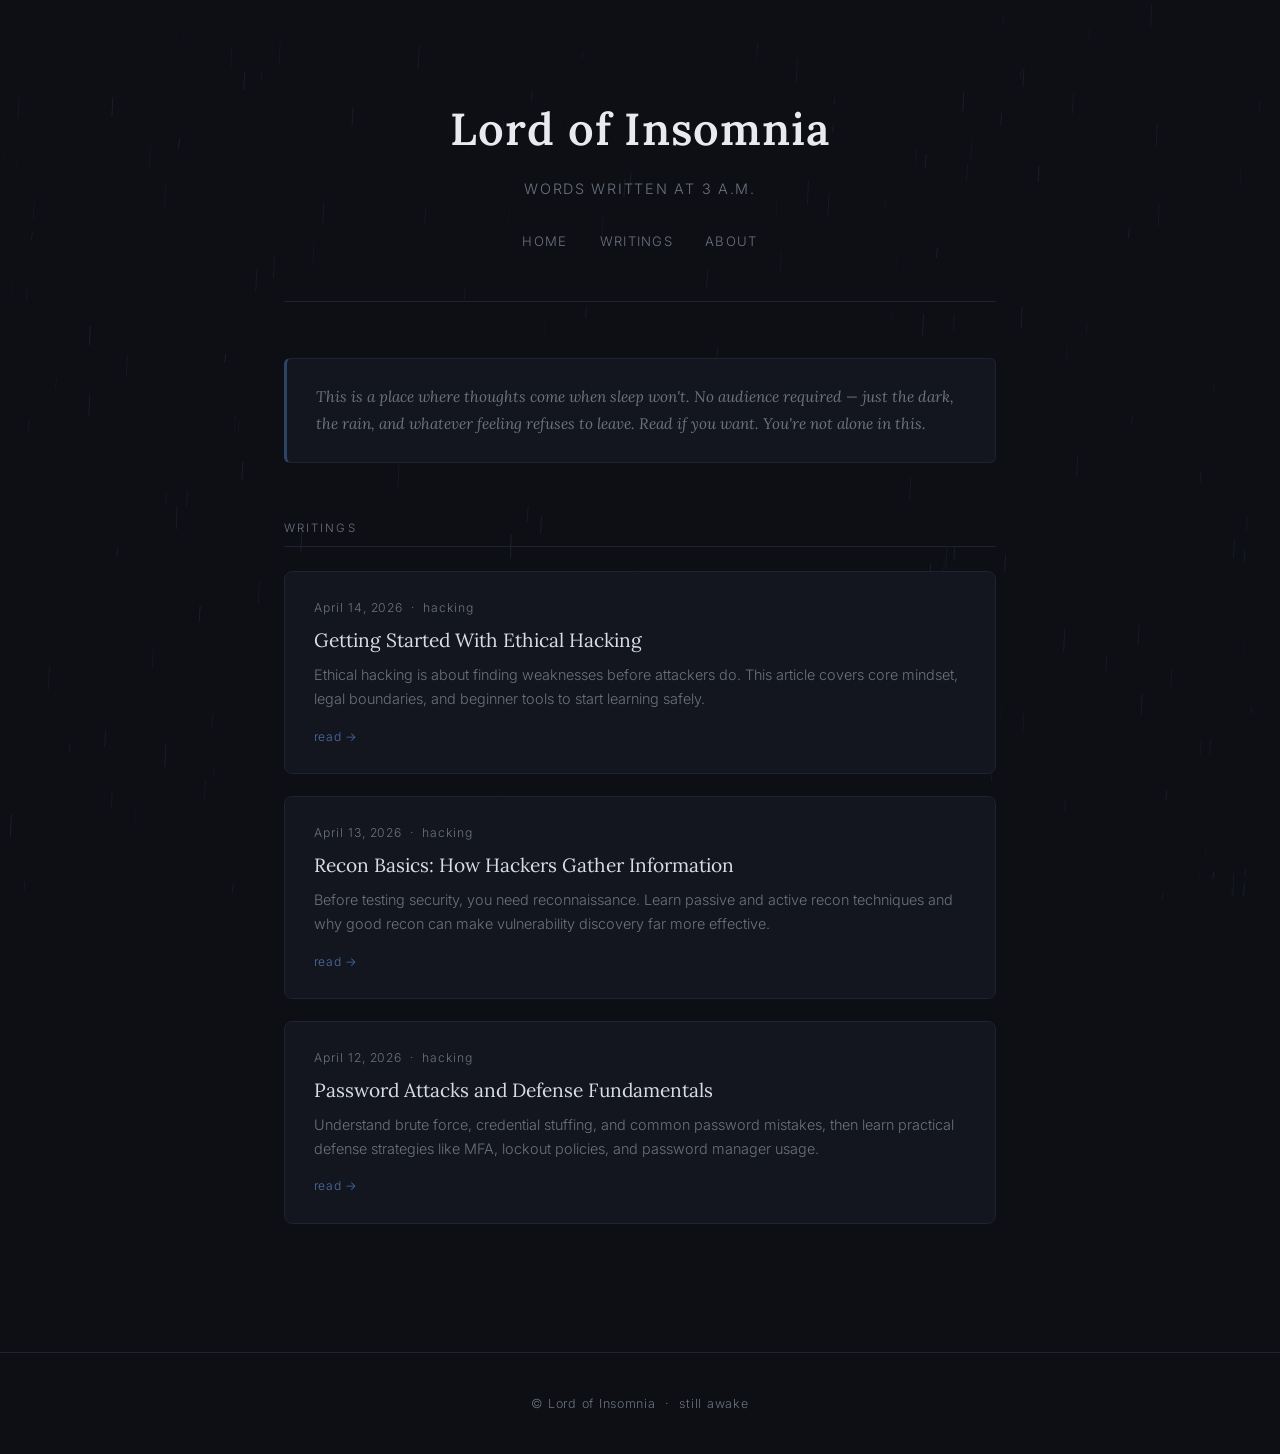
<file: index.html>
<!DOCTYPE html>
<html lang="en">
<head>
  <meta charset="UTF-8" />
  <meta name="viewport" content="width=device-width, initial-scale=1.0" />
  <title>Lord of Insomnia</title>
  <link rel="stylesheet" href="style.css" />
</head>
<body>

  <canvas id="rain-canvas"></canvas>

  <div class="wrapper">

    <header>
      <span class="moon"></span>
      <h1 class="site-title">Lord of Insomnia</h1>
      <p class="site-subtitle">words written at 3 a.m.</p>
      <nav>
        <a href="index.html">Home</a>
        <a href="#writings">Writings</a>
        <a href="#about">About</a>
      </nav>
    </header>

    <!-- Intro -->
    <div class="intro-block" id="about">
      This is a place where thoughts come when sleep won't.
      No audience required — just the dark, the rain,
      and whatever feeling refuses to leave.
      Read if you want. You're not alone in this.
    </div>

    <!-- Writings list -->
    <section id="writings">
      <p class="section-label">Writings</p>

      <div class="post-list">

        <a class="post-card" href="posts/intro-to-ethical-hacking.html">
          <div class="post-card-meta">April 14, 2026 &nbsp;·&nbsp; hacking</div>
          <div class="post-card-title">Getting Started With Ethical Hacking</div>
          <div class="post-card-excerpt">
            Ethical hacking is about finding weaknesses before attackers do.
            This article covers core mindset, legal boundaries, and beginner tools
            to start learning safely.
          </div>
          <div class="post-card-footer">read →</div>
        </a>

        <a class="post-card" href="posts/recon-like-a-pro.html">
          <div class="post-card-meta">April 13, 2026 &nbsp;·&nbsp; hacking</div>
          <div class="post-card-title">Recon Basics: How Hackers Gather Information</div>
          <div class="post-card-excerpt">
            Before testing security, you need reconnaissance.
            Learn passive and active recon techniques and why good recon can make
            vulnerability discovery far more effective.
          </div>
          <div class="post-card-footer">read →</div>
        </a>

        <a class="post-card" href="posts/password-security-basics.html">
          <div class="post-card-meta">April 12, 2026 &nbsp;·&nbsp; hacking</div>
          <div class="post-card-title">Password Attacks and Defense Fundamentals</div>
          <div class="post-card-excerpt">
            Understand brute force, credential stuffing, and common password mistakes,
            then learn practical defense strategies like MFA, lockout policies, and
            password manager usage.
          </div>
          <div class="post-card-footer">read →</div>
        </a>

      </div>
    </section>

  </div><!-- /wrapper -->

  <footer>
    &copy; Lord of Insomnia &nbsp;·&nbsp; still awake
  </footer>

  <script src="rain-animation.js"></script>

</body>
</html>
</file>
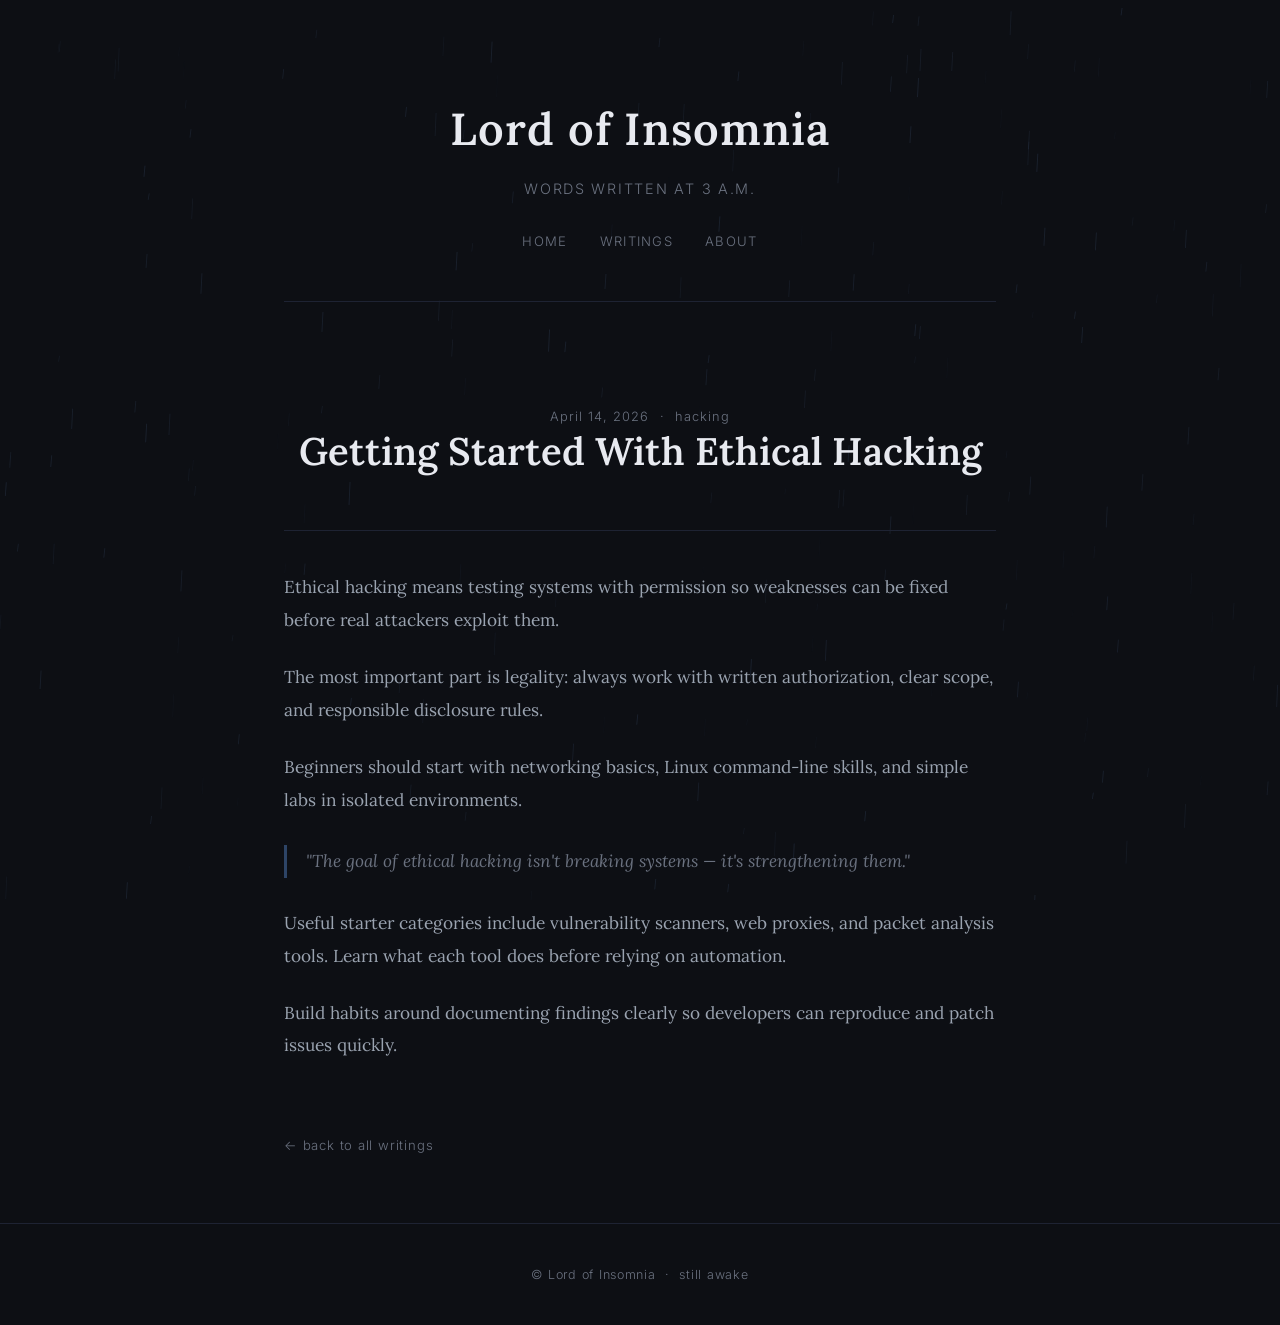
<file: posts/intro-to-ethical-hacking.html>
<!DOCTYPE html>
<html lang="en">
<head>
  <meta charset="UTF-8" />
  <meta name="viewport" content="width=device-width, initial-scale=1.0" />
  <title>Getting Started With Ethical Hacking — Lord of Insomnia</title>
  <link rel="stylesheet" href="../style.css" />
</head>
<body>

  <canvas id="rain-canvas"></canvas>

  <div class="wrapper">

    <header>
      <span class="moon"></span>
      <h1 class="site-title">Lord of Insomnia</h1>
      <p class="site-subtitle">words written at 3 a.m.</p>
      <nav>
        <a href="../index.html">Home</a>
        <a href="../index.html#writings">Writings</a>
        <a href="../index.html#about">About</a>
      </nav>
    </header>

    <article>
      <div class="post-header">
        <div class="post-meta">April 14, 2026 &nbsp;·&nbsp; hacking</div>
        <h1 class="post-title">Getting Started With Ethical Hacking</h1>
      </div>

      <div class="post-body">
        <p>
          Ethical hacking means testing systems with permission so weaknesses
          can be fixed before real attackers exploit them.
        </p>
        <p>
          The most important part is legality: always work with written authorization,
          clear scope, and responsible disclosure rules.
        </p>
        <p>
          Beginners should start with networking basics, Linux command-line skills,
          and simple labs in isolated environments.
        </p>
        <blockquote>
          "The goal of ethical hacking isn't breaking systems — it's strengthening them."
        </blockquote>
        <p>
          Useful starter categories include vulnerability scanners, web proxies,
          and packet analysis tools. Learn what each tool does before relying on automation.
        </p>
        <p>
          Build habits around documenting findings clearly so developers can reproduce
          and patch issues quickly.
        </p>
      </div>

      <a class="back-link" href="../index.html">← back to all writings</a>
    </article>

  </div>

  <footer>
    &copy; Lord of Insomnia &nbsp;·&nbsp; still awake
  </footer>

  <script src="../rain-animation.js"></script>

</body>
</html>
</file>
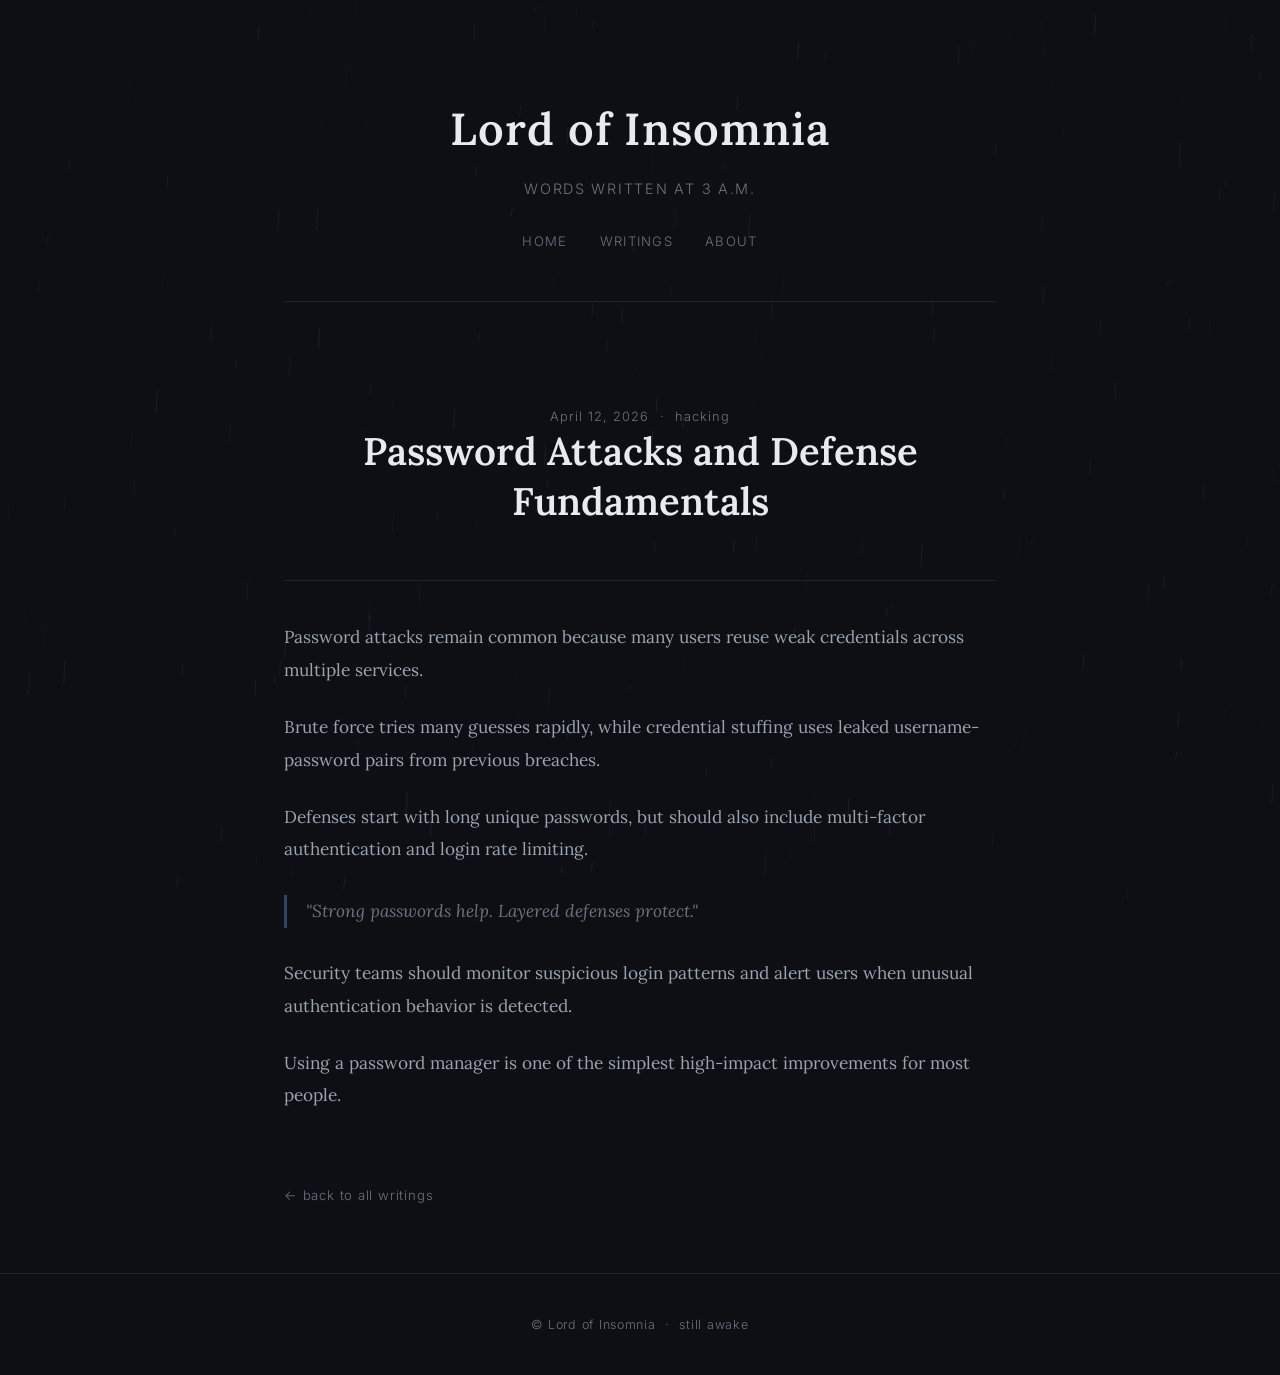
<file: posts/password-security-basics.html>
<!DOCTYPE html>
<html lang="en">
<head>
  <meta charset="UTF-8" />
  <meta name="viewport" content="width=device-width, initial-scale=1.0" />
  <title>Password Attacks and Defense Fundamentals — Lord of Insomnia</title>
  <link rel="stylesheet" href="../style.css" />
</head>
<body>

  <canvas id="rain-canvas"></canvas>

  <div class="wrapper">

    <header>
      <span class="moon"></span>
      <h1 class="site-title">Lord of Insomnia</h1>
      <p class="site-subtitle">words written at 3 a.m.</p>
      <nav>
        <a href="../index.html">Home</a>
        <a href="../index.html#writings">Writings</a>
        <a href="../index.html#about">About</a>
      </nav>
    </header>

    <article>
      <div class="post-header">
        <div class="post-meta">April 12, 2026 &nbsp;·&nbsp; hacking</div>
        <h1 class="post-title">Password Attacks and Defense Fundamentals</h1>
      </div>

      <div class="post-body">
        <p>
          Password attacks remain common because many users reuse weak credentials
          across multiple services.
        </p>
        <p>
          Brute force tries many guesses rapidly, while credential stuffing
          uses leaked username-password pairs from previous breaches.
        </p>
        <p>
          Defenses start with long unique passwords, but should also include
          multi-factor authentication and login rate limiting.
        </p>
        <blockquote>
          "Strong passwords help. Layered defenses protect."
        </blockquote>
        <p>
          Security teams should monitor suspicious login patterns and alert users
          when unusual authentication behavior is detected.
        </p>
        <p>
          Using a password manager is one of the simplest high-impact improvements
          for most people.
        </p>
      </div>

      <a class="back-link" href="../index.html">← back to all writings</a>
    </article>

  </div>

  <footer>
    &copy; Lord of Insomnia &nbsp;·&nbsp; still awake
  </footer>

  <script src="../rain-animation.js"></script>

</body>
</html>
</file>
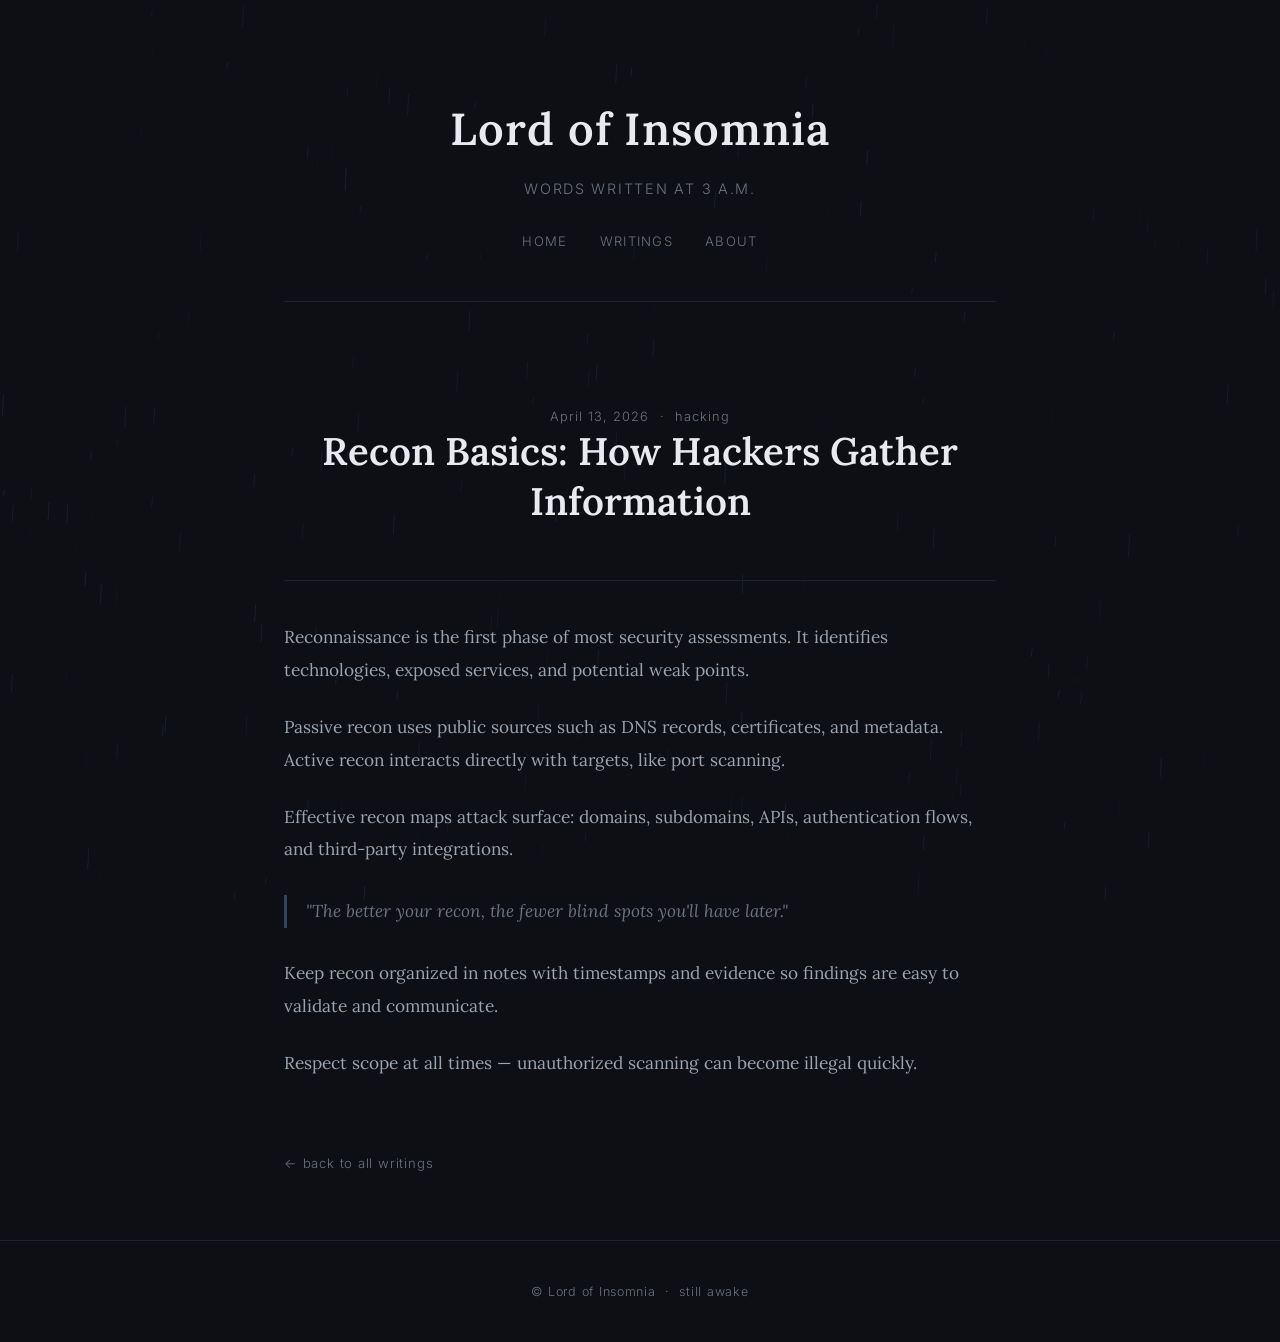
<file: posts/recon-like-a-pro.html>
<!DOCTYPE html>
<html lang="en">
<head>
  <meta charset="UTF-8" />
  <meta name="viewport" content="width=device-width, initial-scale=1.0" />
  <title>Recon Basics: How Hackers Gather Information — Lord of Insomnia</title>
  <link rel="stylesheet" href="../style.css" />
</head>
<body>

  <canvas id="rain-canvas"></canvas>

  <div class="wrapper">

    <header>
      <span class="moon"></span>
      <h1 class="site-title">Lord of Insomnia</h1>
      <p class="site-subtitle">words written at 3 a.m.</p>
      <nav>
        <a href="../index.html">Home</a>
        <a href="../index.html#writings">Writings</a>
        <a href="../index.html#about">About</a>
      </nav>
    </header>

    <article>
      <div class="post-header">
        <div class="post-meta">April 13, 2026 &nbsp;·&nbsp; hacking</div>
        <h1 class="post-title">Recon Basics: How Hackers Gather Information</h1>
      </div>

      <div class="post-body">
        <p>
          Reconnaissance is the first phase of most security assessments.
          It identifies technologies, exposed services, and potential weak points.
        </p>
        <p>
          Passive recon uses public sources such as DNS records, certificates,
          and metadata. Active recon interacts directly with targets, like port scanning.
        </p>
        <p>
          Effective recon maps attack surface: domains, subdomains, APIs,
          authentication flows, and third-party integrations.
        </p>
        <blockquote>
          "The better your recon, the fewer blind spots you'll have later."
        </blockquote>
        <p>
          Keep recon organized in notes with timestamps and evidence so findings
          are easy to validate and communicate.
        </p>
        <p>
          Respect scope at all times — unauthorized scanning can become illegal quickly.
        </p>
      </div>

      <a class="back-link" href="../index.html">← back to all writings</a>
    </article>

  </div>

  <footer>
    &copy; Lord of Insomnia &nbsp;·&nbsp; still awake
  </footer>

  <script src="../rain-animation.js"></script>

</body>
</html>
</file>
<file: style.css>
/* ───────────────────────────────────────────────
   Lord of Insomnia — Sad Theme
   A place to write. A place to be heard.
─────────────────────────────────────────────── */

@import url('https://fonts.googleapis.com/css2?family=Lora:ital,wght@0,400;0,600;1,400&family=Inter:wght@300;400&display=swap');

:root {
  --bg:         #0d0f14;
  --bg-card:    #13161e;
  --bg-card2:   #181c26;
  --border:     #1e2333;
  --accent:     #4a6fa5;
  --accent-dim: #2d4466;
  --text:       #c8cdd8;
  --text-muted: #6b7280;
  --text-dim:   #9aa3b0;
  --rain:       rgba(74, 111, 165, 0.08);
  --glow:       rgba(74, 111, 165, 0.15);
}

*, *::before, *::after {
  box-sizing: border-box;
  margin: 0;
  padding: 0;
}

html {
  scroll-behavior: smooth;
}

body {
  background-color: var(--bg);
  color: var(--text);
  font-family: 'Inter', sans-serif;
  font-weight: 300;
  font-size: 16px;
  line-height: 1.7;
  min-height: 100vh;
  overflow-x: hidden;
}

/* ── Rain canvas ── */
#rain-canvas {
  position: fixed;
  top: 0; left: 0;
  width: 100%; height: 100%;
  pointer-events: none;
  z-index: 0;
  opacity: 0.35;
}

/* ── Layout ── */
.wrapper {
  position: relative;
  z-index: 1;
  max-width: 760px;
  margin: 0 auto;
  padding: 0 1.5rem 4rem;
}

/* ── Header ── */
header {
  text-align: center;
  padding: 4.5rem 0 3rem;
  border-bottom: 1px solid var(--border);
  margin-bottom: 3.5rem;
}

.site-title {
  font-family: 'Lora', serif;
  font-size: clamp(1.8rem, 5vw, 2.8rem);
  font-weight: 600;
  color: #e8eaf0;
  letter-spacing: 0.02em;
  margin-bottom: 0.6rem;
}

.site-subtitle {
  font-size: 0.9rem;
  color: var(--text-muted);
  letter-spacing: 0.12em;
  text-transform: uppercase;
}

.moon {
  display: block;
  font-size: 2.4rem;
  margin-bottom: 1.2rem;
  animation: float 6s ease-in-out infinite;
  filter: drop-shadow(0 0 12px rgba(200, 210, 255, 0.3));
}

@keyframes float {
  0%, 100% { transform: translateY(0); }
  50%       { transform: translateY(-8px); }
}

/* ── Nav ── */
nav {
  display: flex;
  justify-content: center;
  gap: 2rem;
  margin-top: 1.8rem;
}

nav a {
  color: var(--text-muted);
  text-decoration: none;
  font-size: 0.82rem;
  letter-spacing: 0.1em;
  text-transform: uppercase;
  transition: color 0.25s;
}

nav a:hover { color: var(--accent); }

/* ── Section headings ── */
.section-label {
  font-size: 0.72rem;
  letter-spacing: 0.18em;
  text-transform: uppercase;
  color: var(--text-muted);
  margin-bottom: 1.5rem;
  padding-bottom: 0.5rem;
  border-bottom: 1px solid var(--border);
}

/* ── Post cards ── */
.post-list {
  display: flex;
  flex-direction: column;
  gap: 1.4rem;
  margin-bottom: 4rem;
}

.post-card {
  background: var(--bg-card);
  border: 1px solid var(--border);
  border-radius: 8px;
  padding: 1.6rem 1.8rem;
  text-decoration: none;
  color: inherit;
  display: block;
  transition: border-color 0.25s, box-shadow 0.25s, transform 0.2s;
}

.post-card:hover {
  border-color: var(--accent-dim);
  box-shadow: 0 0 24px var(--glow);
  transform: translateY(-2px);
}

.post-card-meta {
  font-size: 0.76rem;
  color: var(--text-muted);
  letter-spacing: 0.08em;
  margin-bottom: 0.55rem;
}

.post-card-title {
  font-family: 'Lora', serif;
  font-size: 1.2rem;
  color: #d8dce8;
  margin-bottom: 0.55rem;
  line-height: 1.4;
}

.post-card-excerpt {
  font-size: 0.9rem;
  color: var(--text-muted);
  line-height: 1.65;
  display: -webkit-box;
  -webkit-line-clamp: 3;
  -webkit-box-orient: vertical;
  overflow: hidden;
}

.post-card-footer {
  margin-top: 1rem;
  font-size: 0.76rem;
  color: var(--accent);
  letter-spacing: 0.05em;
}

/* ── Single post page ── */
.post-header {
  text-align: center;
  padding: 3rem 0 2.5rem;
  border-bottom: 1px solid var(--border);
  margin-bottom: 2.5rem;
}

.post-title {
  font-family: 'Lora', serif;
  font-size: clamp(1.6rem, 4vw, 2.4rem);
  font-weight: 600;
  color: #e8eaf0;
  margin-bottom: 0.8rem;
  line-height: 1.3;
}

.post-meta {
  font-size: 0.8rem;
  color: var(--text-muted);
  letter-spacing: 0.08em;
}

.post-body {
  font-family: 'Lora', serif;
  font-size: 1.08rem;
  line-height: 1.9;
  color: var(--text-dim);
}

.post-body p     { margin-bottom: 1.4em; }
.post-body em    { color: #b0b8cc; font-style: italic; }
.post-body strong { color: #d0d4e0; font-weight: 600; }

.post-body blockquote {
  border-left: 3px solid var(--accent-dim);
  padding-left: 1.2rem;
  margin: 1.8rem 0;
  color: var(--text-muted);
  font-style: italic;
}

.back-link {
  display: inline-flex;
  align-items: center;
  gap: 0.4rem;
  margin-top: 3rem;
  font-size: 0.82rem;
  color: var(--text-muted);
  text-decoration: none;
  letter-spacing: 0.06em;
  transition: color 0.2s;
}

.back-link:hover { color: var(--accent); }

/* ── About / intro block ── */
.intro-block {
  background: var(--bg-card);
  border: 1px solid var(--border);
  border-left: 3px solid var(--accent-dim);
  border-radius: 6px;
  padding: 1.5rem 1.8rem;
  margin-bottom: 3.5rem;
  font-family: 'Lora', serif;
  font-style: italic;
  color: var(--text-muted);
  font-size: 0.96rem;
  line-height: 1.8;
}

/* ── Footer ── */
footer {
  text-align: center;
  padding: 2.5rem 0;
  border-top: 1px solid var(--border);
  font-size: 0.78rem;
  color: var(--text-muted);
  letter-spacing: 0.06em;
}

/* ── Scrollbar ── */
::-webkit-scrollbar { width: 6px; }
::-webkit-scrollbar-track { background: var(--bg); }
::-webkit-scrollbar-thumb { background: var(--border); border-radius: 3px; }
::-webkit-scrollbar-thumb:hover { background: var(--accent-dim); }
</file>
